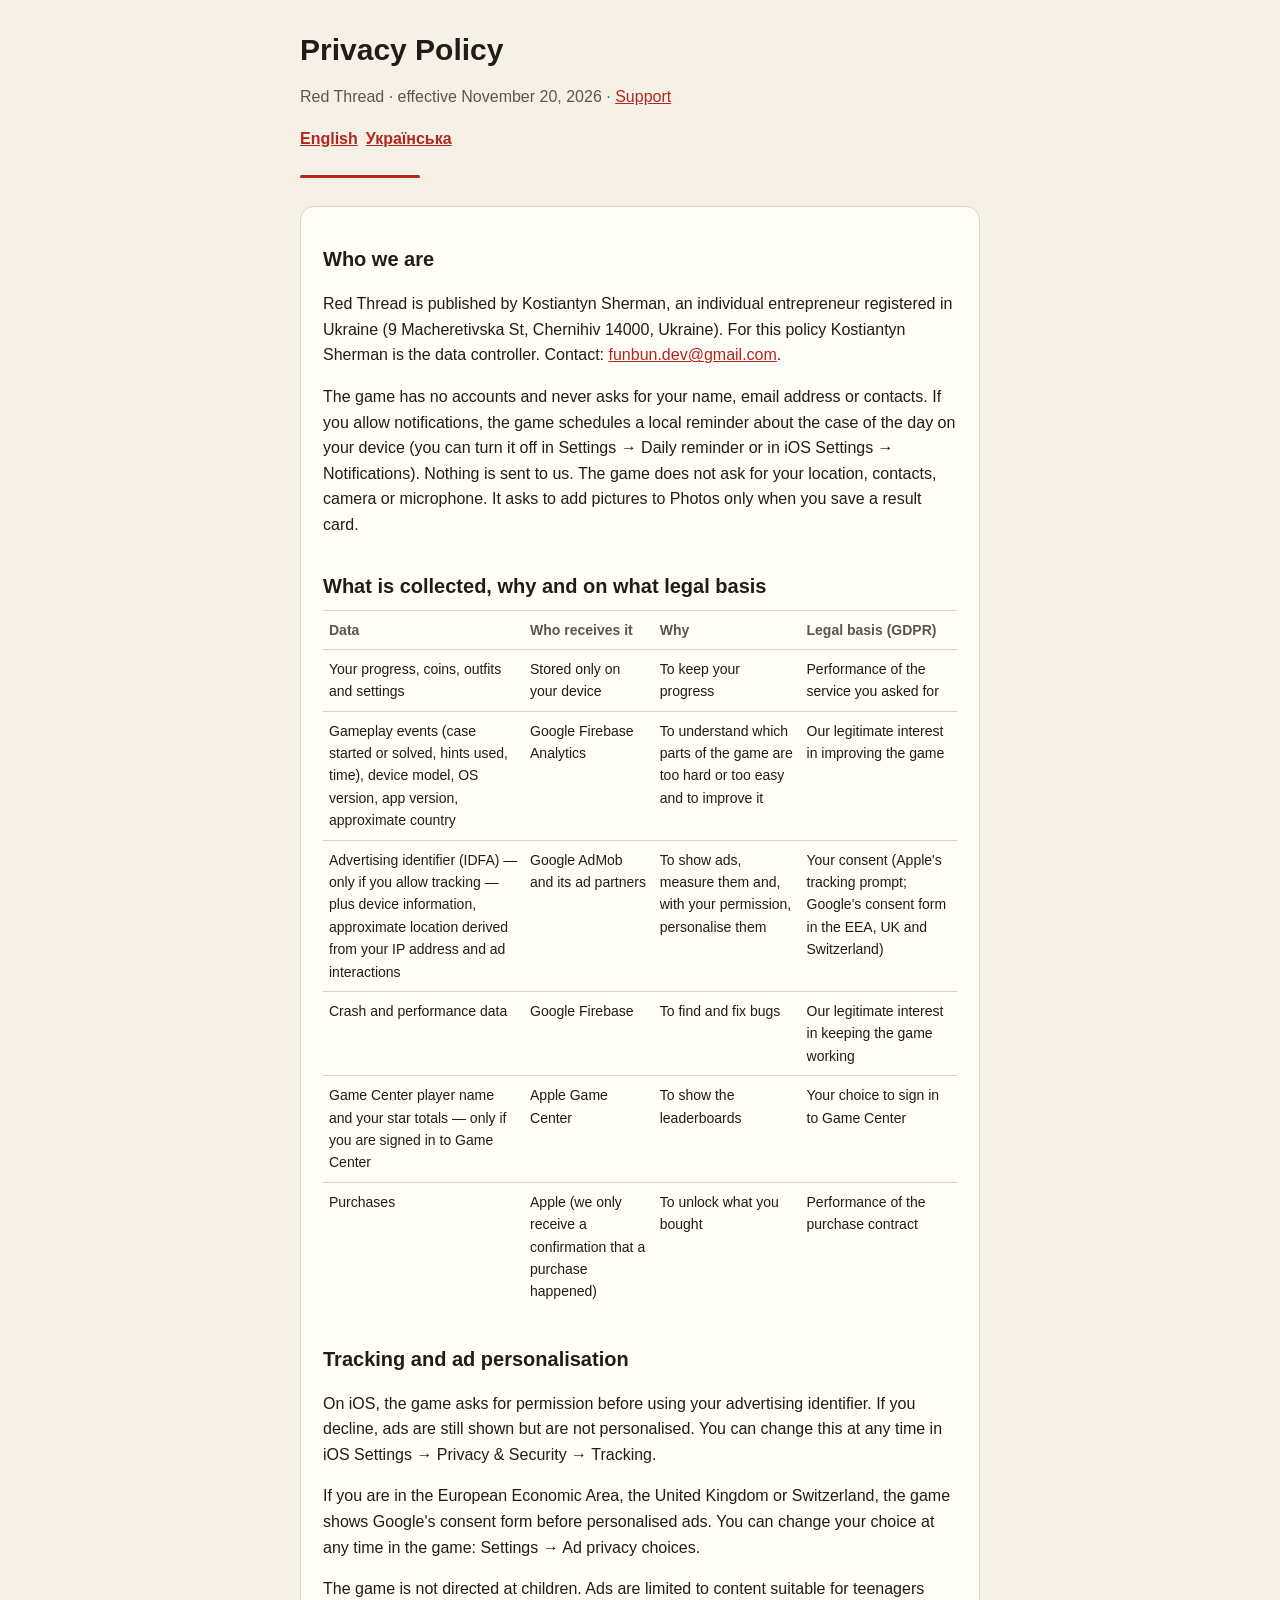
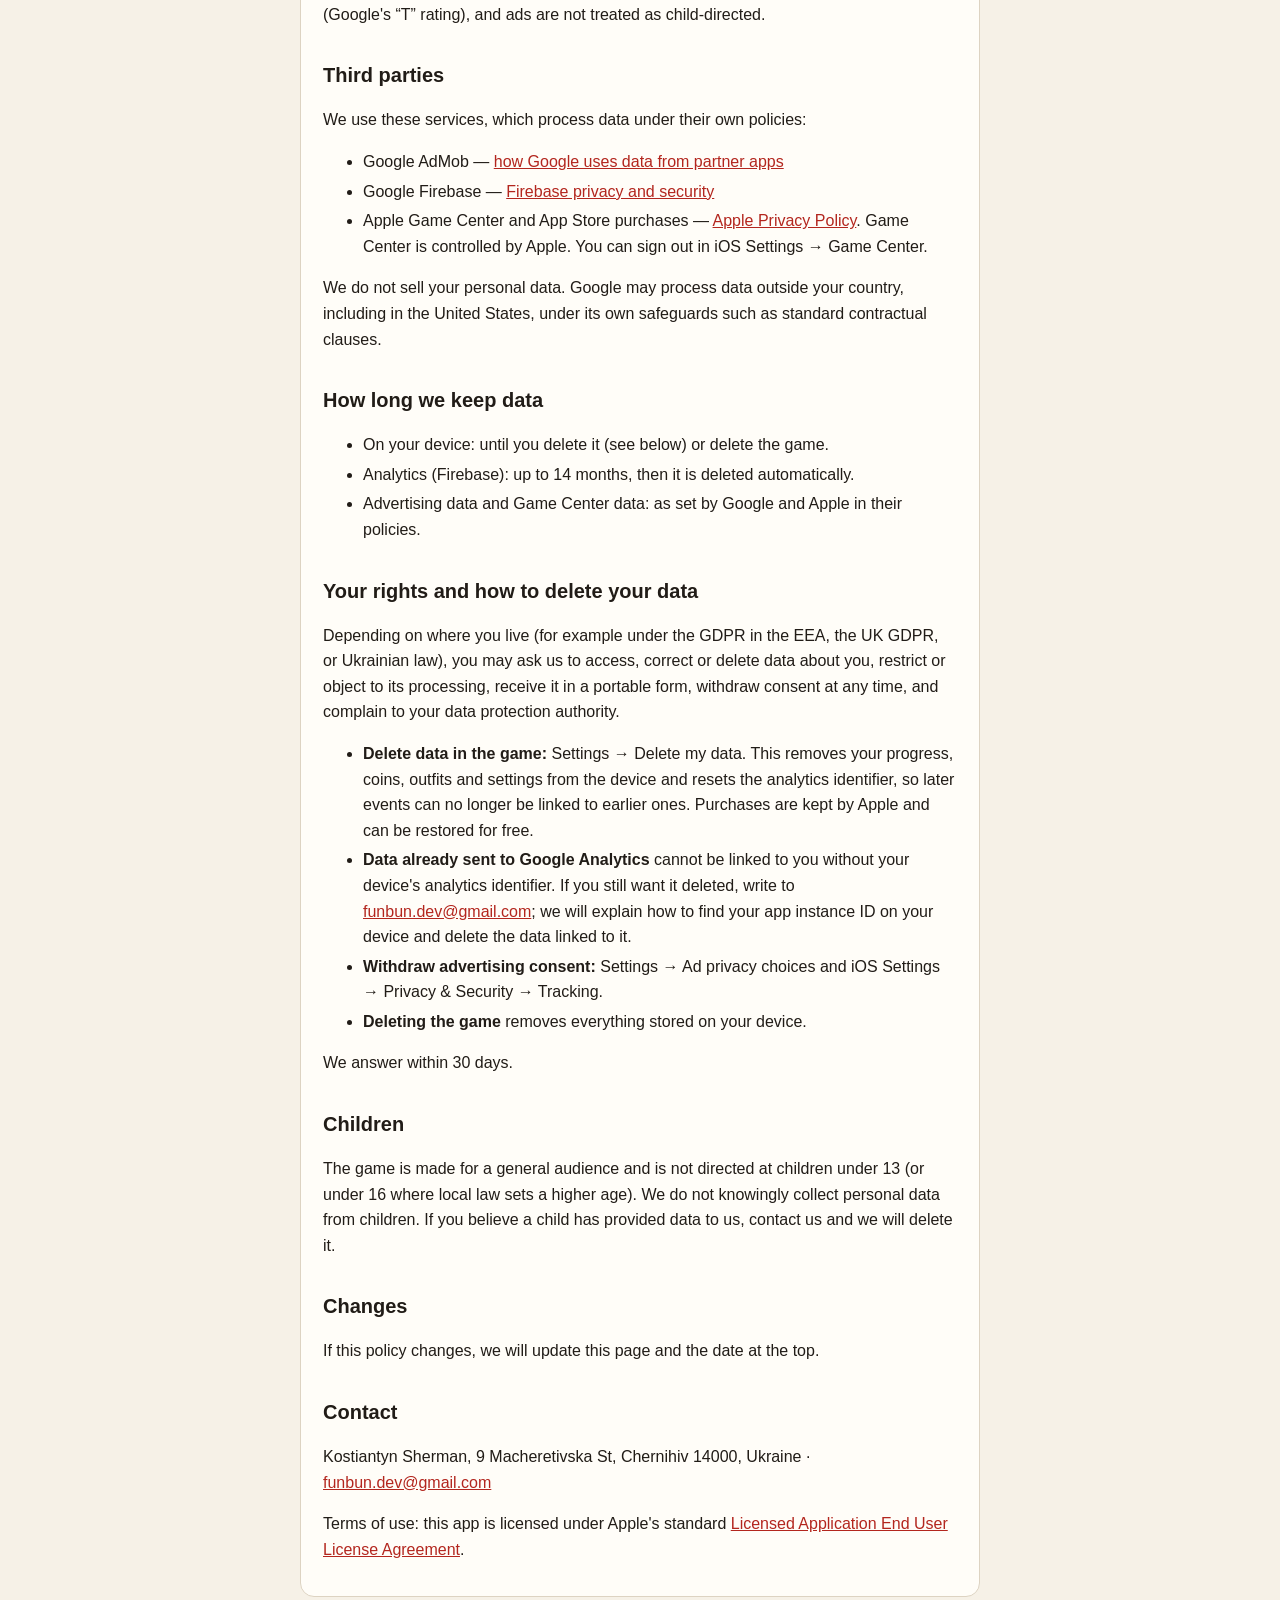
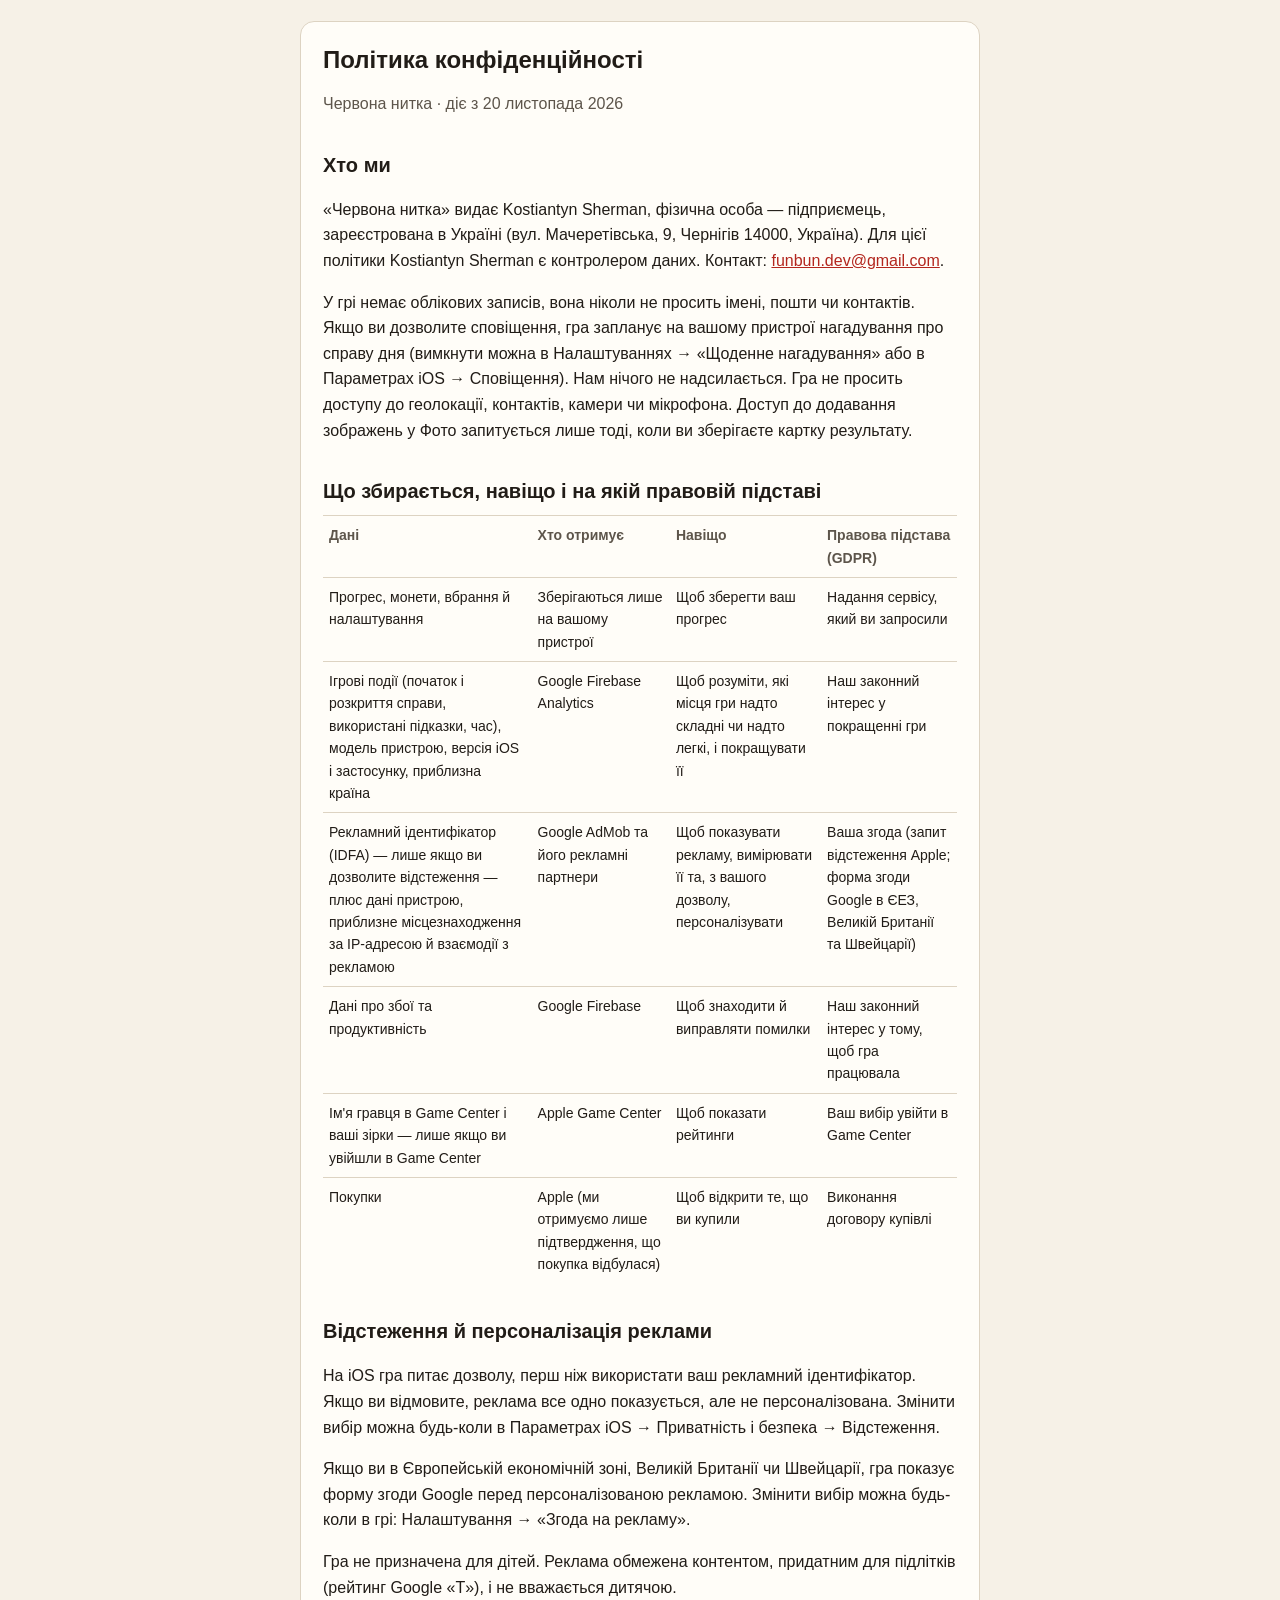
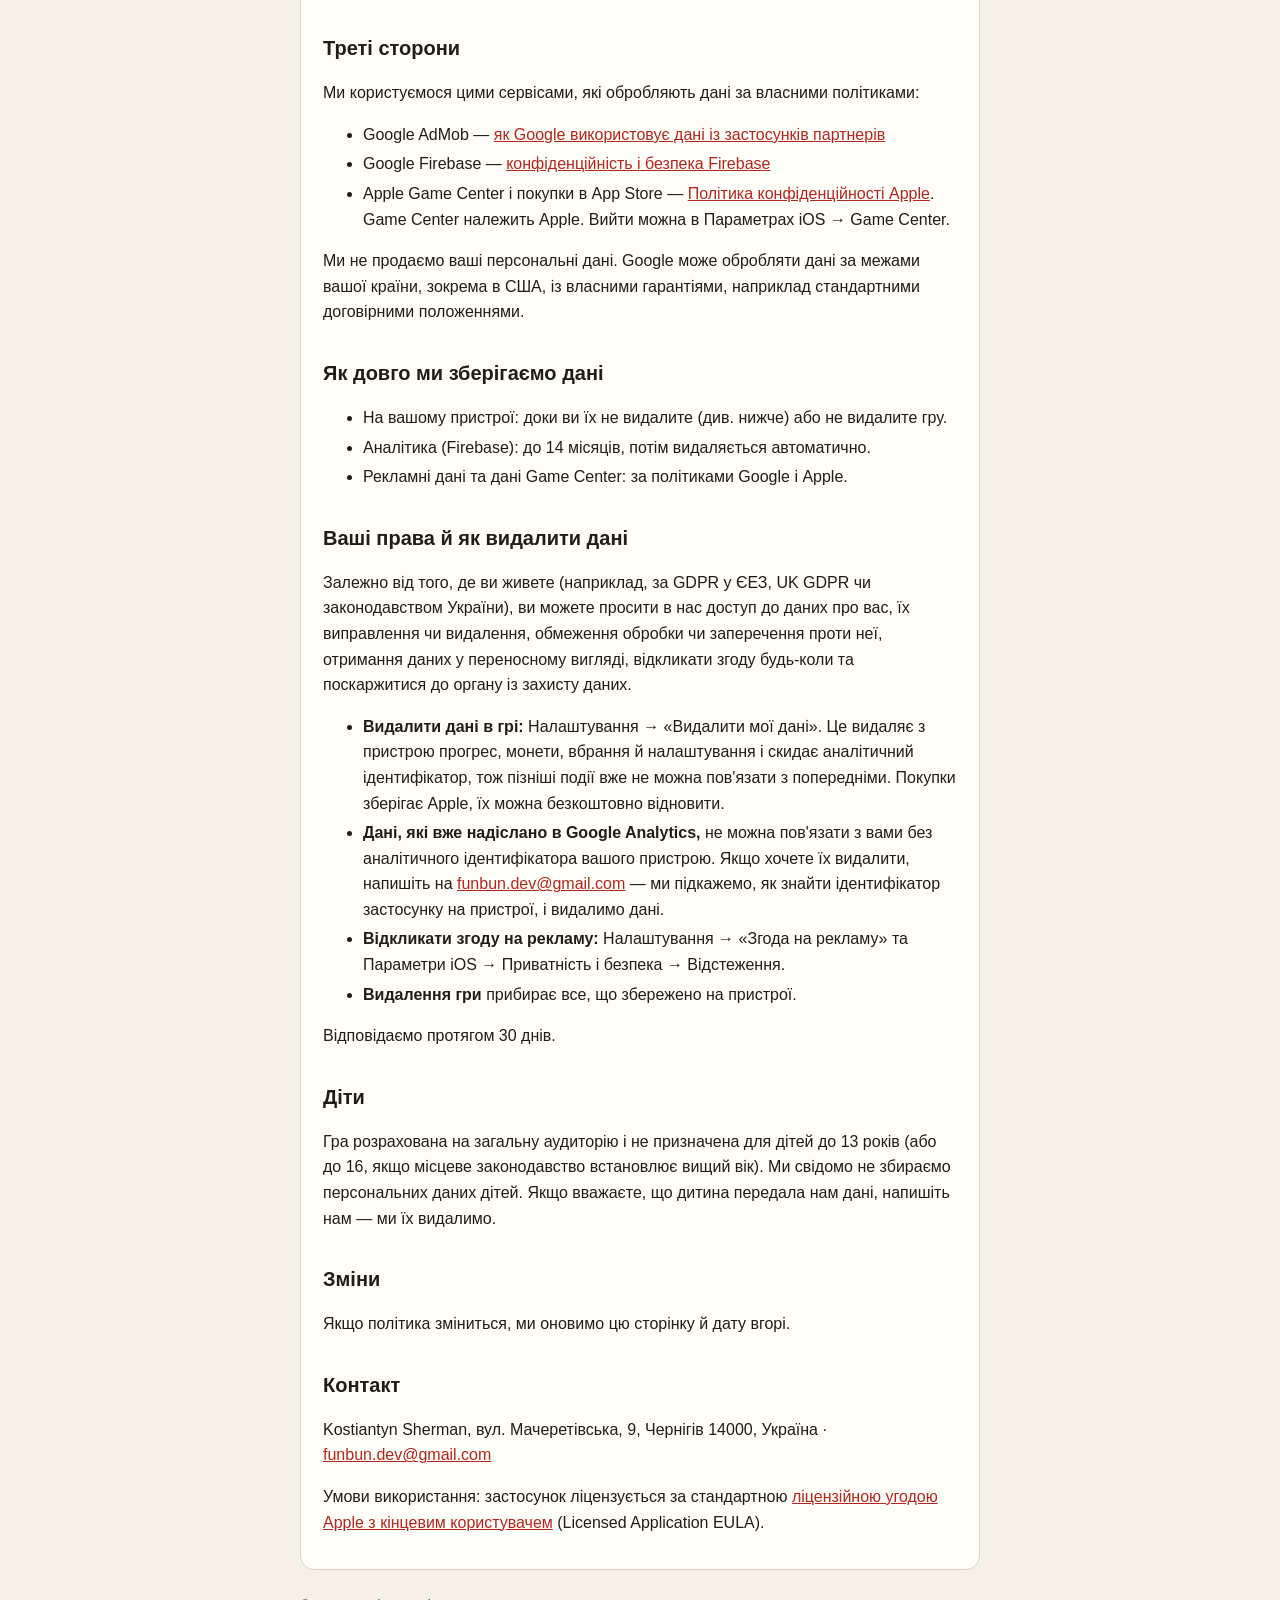
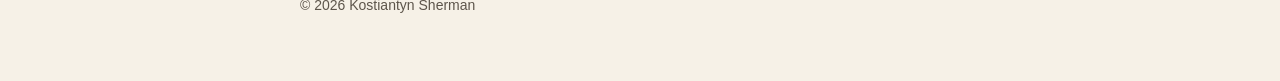
<file: privacy/index.html>
<!doctype html>
<html lang="en">
<head>
<meta charset="utf-8">
<meta name="viewport" content="width=device-width, initial-scale=1">
<title>Red Thread — Privacy Policy / Політика конфіденційності</title>
<link rel="stylesheet" href="../style.css">

</head>
<body>
<main>
<h1>Privacy Policy</h1>
<p class="muted">Red Thread · effective November 20, 2026 · <a href="../support/">Support</a></p>
<p class="lang"><a href="#en">English</a> <a href="#uk">Українська</a></p>
<div class="thread"></div>
<section id="en" lang="en">
<h2>Who we are</h2>
<p>Red Thread is published by Kostiantyn Sherman, an individual entrepreneur registered in Ukraine (9 Macheretivska St, Chernihiv 14000, Ukraine). For this policy Kostiantyn Sherman is the data controller. Contact: <a href="mailto:funbun.dev@gmail.com">funbun.dev@gmail.com</a>.</p>
<p>The game has no accounts and never asks for your name, email address or contacts. If you allow notifications, the game schedules a local reminder about the case of the day on your device (you can turn it off in Settings → Daily reminder or in iOS Settings → Notifications). Nothing is sent to us. The game does not ask for your location, contacts, camera or microphone. It asks to add pictures to Photos only when you save a result card.</p>

<h2>What is collected, why and on what legal basis</h2>
<div class="wrap">
<table>
<tr><th>Data</th><th>Who receives it</th><th>Why</th><th>Legal basis (GDPR)</th></tr>
<tr><td>Your progress, coins, outfits and settings</td><td>Stored only on your device</td><td>To keep your progress</td><td>Performance of the service you asked for</td></tr>
<tr><td>Gameplay events (case started or solved, hints used, time), device model, OS version, app version, approximate country</td><td>Google Firebase Analytics</td><td>To understand which parts of the game are too hard or too easy and to improve it</td><td>Our legitimate interest in improving the game</td></tr>
<tr><td>Advertising identifier (IDFA) — only if you allow tracking — plus device information, approximate location derived from your IP address and ad interactions</td><td>Google AdMob and its ad partners</td><td>To show ads, measure them and, with your permission, personalise them</td><td>Your consent (Apple's tracking prompt; Google's consent form in the EEA, UK and Switzerland)</td></tr>
<tr><td>Crash and performance data</td><td>Google Firebase</td><td>To find and fix bugs</td><td>Our legitimate interest in keeping the game working</td></tr>
<tr><td>Game Center player name and your star totals — only if you are signed in to Game Center</td><td>Apple Game Center</td><td>To show the leaderboards</td><td>Your choice to sign in to Game Center</td></tr>
<tr><td>Purchases</td><td>Apple (we only receive a confirmation that a purchase happened)</td><td>To unlock what you bought</td><td>Performance of the purchase contract</td></tr>
</table>
</div>

<h2>Tracking and ad personalisation</h2>
<p>On iOS, the game asks for permission before using your advertising identifier. If you decline, ads are still shown but are not personalised. You can change this at any time in iOS Settings → Privacy &amp; Security → Tracking.</p>
<p>If you are in the European Economic Area, the United Kingdom or Switzerland, the game shows Google's consent form before personalised ads. You can change your choice at any time in the game: Settings → Ad privacy choices.</p>
<p>The game is not directed at children. Ads are limited to content suitable for teenagers (Google's “T” rating), and ads are not treated as child-directed.</p>

<h2>Third parties</h2>
<p>We use these services, which process data under their own policies:</p>
<ul>
<li>Google AdMob — <a href="https://policies.google.com/technologies/partner-sites">how Google uses data from partner apps</a></li>
<li>Google Firebase — <a href="https://firebase.google.com/support/privacy">Firebase privacy and security</a></li>
<li>Apple Game Center and App Store purchases — <a href="https://www.apple.com/legal/privacy/">Apple Privacy Policy</a>. Game Center is controlled by Apple. You can sign out in iOS Settings → Game Center.</li>
</ul>
<p>We do not sell your personal data. Google may process data outside your country, including in the United States, under its own safeguards such as standard contractual clauses.</p>

<h2>How long we keep data</h2>
<ul>
<li>On your device: until you delete it (see below) or delete the game.</li>
<li>Analytics (Firebase): up to 14 months, then it is deleted automatically.</li>
<li>Advertising data and Game Center data: as set by Google and Apple in their policies.</li>
</ul>

<h2>Your rights and how to delete your data</h2>
<p>Depending on where you live (for example under the GDPR in the EEA, the UK GDPR, or Ukrainian law), you may ask us to access, correct or delete data about you, restrict or object to its processing, receive it in a portable form, withdraw consent at any time, and complain to your data protection authority.</p>
<ul>
<li><b>Delete data in the game:</b> Settings → Delete my data. This removes your progress, coins, outfits and settings from the device and resets the analytics identifier, so later events can no longer be linked to earlier ones. Purchases are kept by Apple and can be restored for free.</li>
<li><b>Data already sent to Google Analytics</b> cannot be linked to you without your device's analytics identifier. If you still want it deleted, write to <a href="mailto:funbun.dev@gmail.com">funbun.dev@gmail.com</a>; we will explain how to find your app instance ID on your device and delete the data linked to it.</li>
<li><b>Withdraw advertising consent:</b> Settings → Ad privacy choices and iOS Settings → Privacy &amp; Security → Tracking.</li>
<li><b>Deleting the game</b> removes everything stored on your device.</li>
</ul>
<p>We answer within 30 days.</p>

<h2>Children</h2>
<p>The game is made for a general audience and is not directed at children under 13 (or under 16 where local law sets a higher age). We do not knowingly collect personal data from children. If you believe a child has provided data to us, contact us and we will delete it.</p>

<h2>Changes</h2>
<p>If this policy changes, we will update this page and the date at the top.</p>

<h2>Contact</h2>
<p>Kostiantyn Sherman, 9 Macheretivska St, Chernihiv 14000, Ukraine · <a href="mailto:funbun.dev@gmail.com">funbun.dev@gmail.com</a></p>
<p>Terms of use: this app is licensed under Apple's standard <a href="https://www.apple.com/legal/internet-services/itunes/dev/stdeula/">Licensed Application End User License Agreement</a>.</p>
</section>
<section id="uk" lang="uk"><h1>Політика конфіденційності</h1>
<p class="muted">Червона нитка · діє з 20 листопада 2026</p>
<h2>Хто ми</h2>
<p>«Червона нитка» видає Kostiantyn Sherman, фізична особа — підприємець, зареєстрована в Україні (вул. Мачеретівська, 9, Чернігів 14000, Україна). Для цієї політики Kostiantyn Sherman є контролером даних. Контакт: <a href="mailto:funbun.dev@gmail.com">funbun.dev@gmail.com</a>.</p>
<p>У грі немає облікових записів, вона ніколи не просить імені, пошти чи контактів. Якщо ви дозволите сповіщення, гра запланує на вашому пристрої нагадування про справу дня (вимкнути можна в Налаштуваннях → «Щоденне нагадування» або в Параметрах iOS → Сповіщення). Нам нічого не надсилається. Гра не просить доступу до геолокації, контактів, камери чи мікрофона. Доступ до додавання зображень у Фото запитується лише тоді, коли ви зберігаєте картку результату.</p>

<h2>Що збирається, навіщо і на якій правовій підставі</h2>
<div class="wrap">
<table>
<tr><th>Дані</th><th>Хто отримує</th><th>Навіщо</th><th>Правова підстава (GDPR)</th></tr>
<tr><td>Прогрес, монети, вбрання й налаштування</td><td>Зберігаються лише на вашому пристрої</td><td>Щоб зберегти ваш прогрес</td><td>Надання сервісу, який ви запросили</td></tr>
<tr><td>Ігрові події (початок і розкриття справи, використані підказки, час), модель пристрою, версія iOS і застосунку, приблизна країна</td><td>Google Firebase Analytics</td><td>Щоб розуміти, які місця гри надто складні чи надто легкі, і покращувати її</td><td>Наш законний інтерес у покращенні гри</td></tr>
<tr><td>Рекламний ідентифікатор (IDFA) — лише якщо ви дозволите відстеження — плюс дані пристрою, приблизне місцезнаходження за IP-адресою й взаємодії з рекламою</td><td>Google AdMob та його рекламні партнери</td><td>Щоб показувати рекламу, вимірювати її та, з вашого дозволу, персоналізувати</td><td>Ваша згода (запит відстеження Apple; форма згоди Google в ЄЕЗ, Великій Британії та Швейцарії)</td></tr>
<tr><td>Дані про збої та продуктивність</td><td>Google Firebase</td><td>Щоб знаходити й виправляти помилки</td><td>Наш законний інтерес у тому, щоб гра працювала</td></tr>
<tr><td>Ім'я гравця в Game Center і ваші зірки — лише якщо ви увійшли в Game Center</td><td>Apple Game Center</td><td>Щоб показати рейтинги</td><td>Ваш вибір увійти в Game Center</td></tr>
<tr><td>Покупки</td><td>Apple (ми отримуємо лише підтвердження, що покупка відбулася)</td><td>Щоб відкрити те, що ви купили</td><td>Виконання договору купівлі</td></tr>
</table>
</div>

<h2>Відстеження й персоналізація реклами</h2>
<p>На iOS гра питає дозволу, перш ніж використати ваш рекламний ідентифікатор. Якщо ви відмовите, реклама все одно показується, але не персоналізована. Змінити вибір можна будь-коли в Параметрах iOS → Приватність і безпека → Відстеження.</p>
<p>Якщо ви в Європейській економічній зоні, Великій Британії чи Швейцарії, гра показує форму згоди Google перед персоналізованою рекламою. Змінити вибір можна будь-коли в грі: Налаштування → «Згода на рекламу».</p>
<p>Гра не призначена для дітей. Реклама обмежена контентом, придатним для підлітків (рейтинг Google «T»), і не вважається дитячою.</p>

<h2>Треті сторони</h2>
<p>Ми користуємося цими сервісами, які обробляють дані за власними політиками:</p>
<ul>
<li>Google AdMob — <a href="https://policies.google.com/technologies/partner-sites">як Google використовує дані із застосунків партнерів</a></li>
<li>Google Firebase — <a href="https://firebase.google.com/support/privacy">конфіденційність і безпека Firebase</a></li>
<li>Apple Game Center і покупки в App Store — <a href="https://www.apple.com/legal/privacy/">Політика конфіденційності Apple</a>. Game Center належить Apple. Вийти можна в Параметрах iOS → Game Center.</li>
</ul>
<p>Ми не продаємо ваші персональні дані. Google може обробляти дані за межами вашої країни, зокрема в США, із власними гарантіями, наприклад стандартними договірними положеннями.</p>

<h2>Як довго ми зберігаємо дані</h2>
<ul>
<li>На вашому пристрої: доки ви їх не видалите (див. нижче) або не видалите гру.</li>
<li>Аналітика (Firebase): до 14 місяців, потім видаляється автоматично.</li>
<li>Рекламні дані та дані Game Center: за політиками Google і Apple.</li>
</ul>

<h2>Ваші права й як видалити дані</h2>
<p>Залежно від того, де ви живете (наприклад, за GDPR у ЄЕЗ, UK GDPR чи законодавством України), ви можете просити в нас доступ до даних про вас, їх виправлення чи видалення, обмеження обробки чи заперечення проти неї, отримання даних у переносному вигляді, відкликати згоду будь-коли та поскаржитися до органу із захисту даних.</p>
<ul>
<li><b>Видалити дані в грі:</b> Налаштування → «Видалити мої дані». Це видаляє з пристрою прогрес, монети, вбрання й налаштування і скидає аналітичний ідентифікатор, тож пізніші події вже не можна пов'язати з попередніми. Покупки зберігає Apple, їх можна безкоштовно відновити.</li>
<li><b>Дані, які вже надіслано в Google Analytics,</b> не можна пов'язати з вами без аналітичного ідентифікатора вашого пристрою. Якщо хочете їх видалити, напишіть на <a href="mailto:funbun.dev@gmail.com">funbun.dev@gmail.com</a> — ми підкажемо, як знайти ідентифікатор застосунку на пристрої, і видалимо дані.</li>
<li><b>Відкликати згоду на рекламу:</b> Налаштування → «Згода на рекламу» та Параметри iOS → Приватність і безпека → Відстеження.</li>
<li><b>Видалення гри</b> прибирає все, що збережено на пристрої.</li>
</ul>
<p>Відповідаємо протягом 30 днів.</p>

<h2>Діти</h2>
<p>Гра розрахована на загальну аудиторію і не призначена для дітей до 13 років (або до 16, якщо місцеве законодавство встановлює вищий вік). Ми свідомо не збираємо персональних даних дітей. Якщо вважаєте, що дитина передала нам дані, напишіть нам — ми їх видалимо.</p>

<h2>Зміни</h2>
<p>Якщо політика зміниться, ми оновимо цю сторінку й дату вгорі.</p>

<h2>Контакт</h2>
<p>Kostiantyn Sherman, вул. Мачеретівська, 9, Чернігів 14000, Україна · <a href="mailto:funbun.dev@gmail.com">funbun.dev@gmail.com</a></p>
<p>Умови використання: застосунок ліцензується за стандартною <a href="https://www.apple.com/legal/internet-services/itunes/dev/stdeula/">ліцензійною угодою Apple з кінцевим користувачем</a> (Licensed Application EULA).</p>
</section>
<footer class="muted">© 2026 Kostiantyn Sherman</footer>
</main>
</body>
</html>
</file>
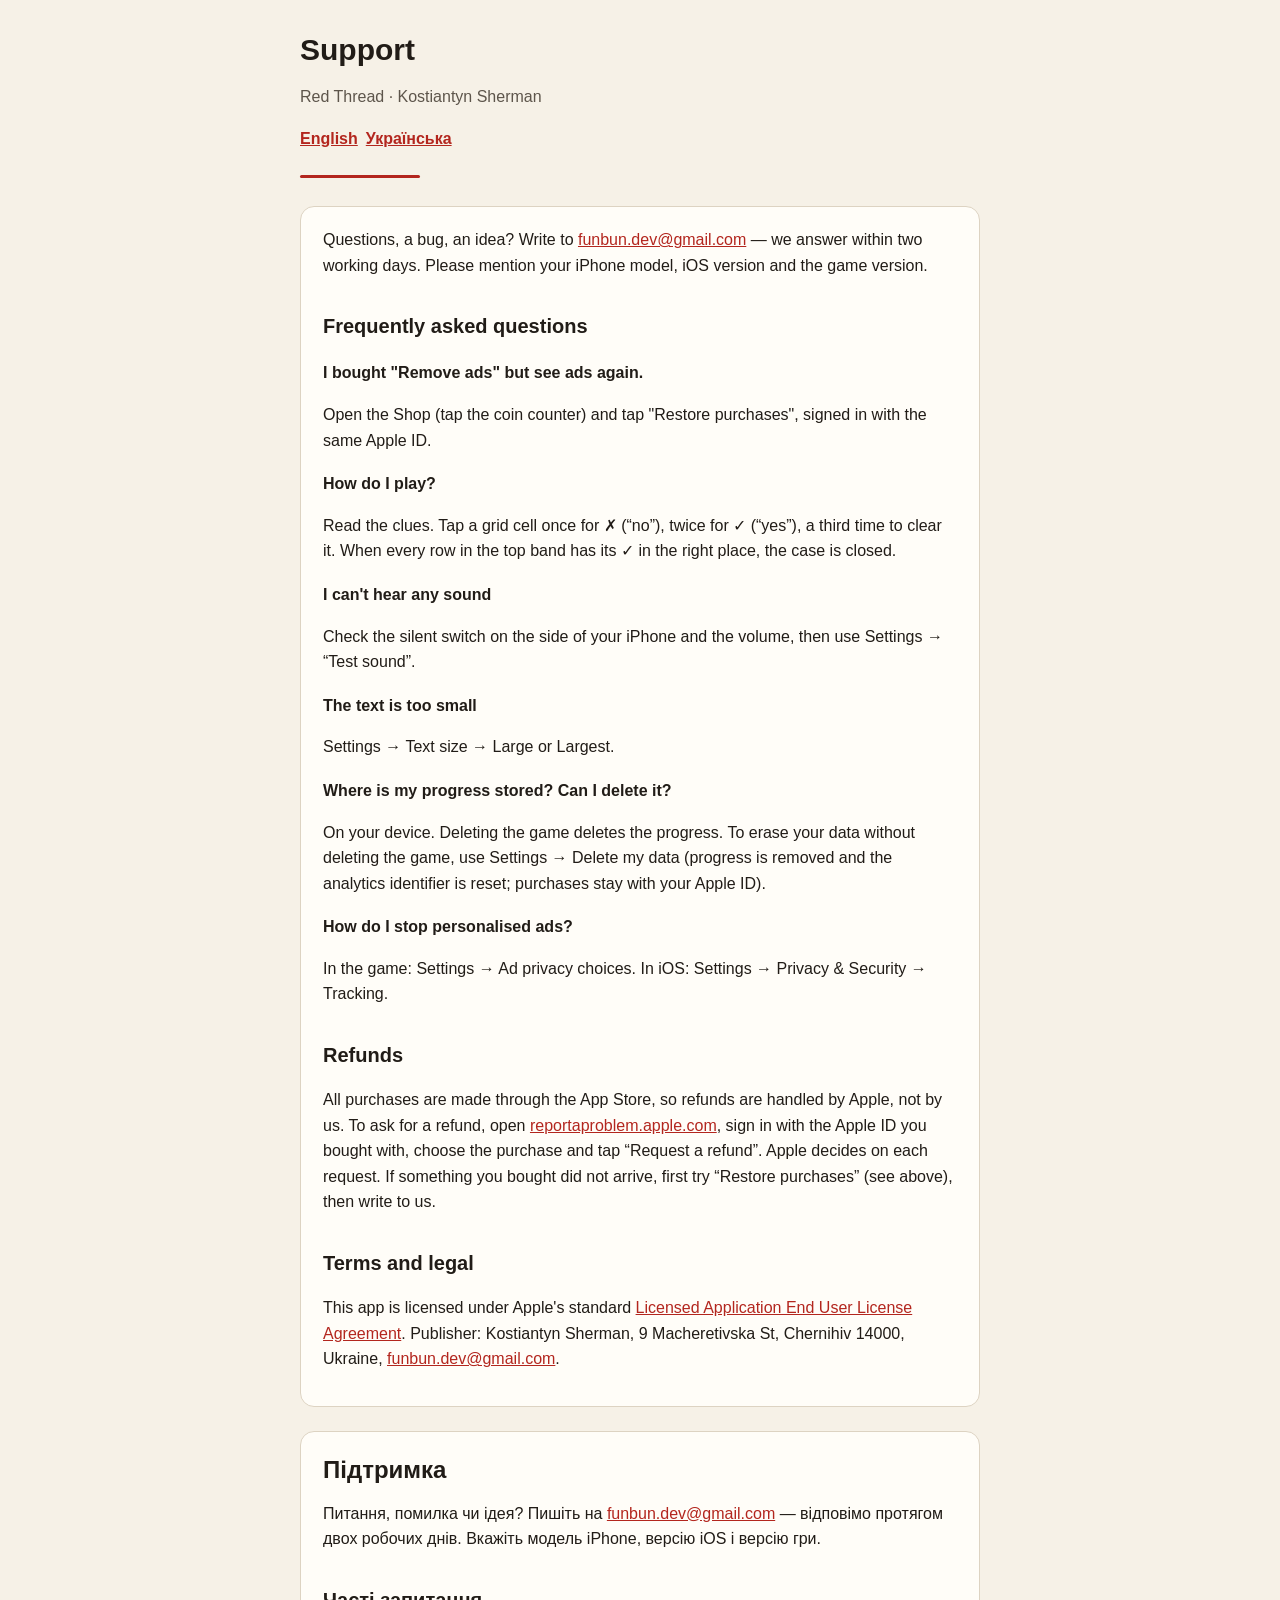
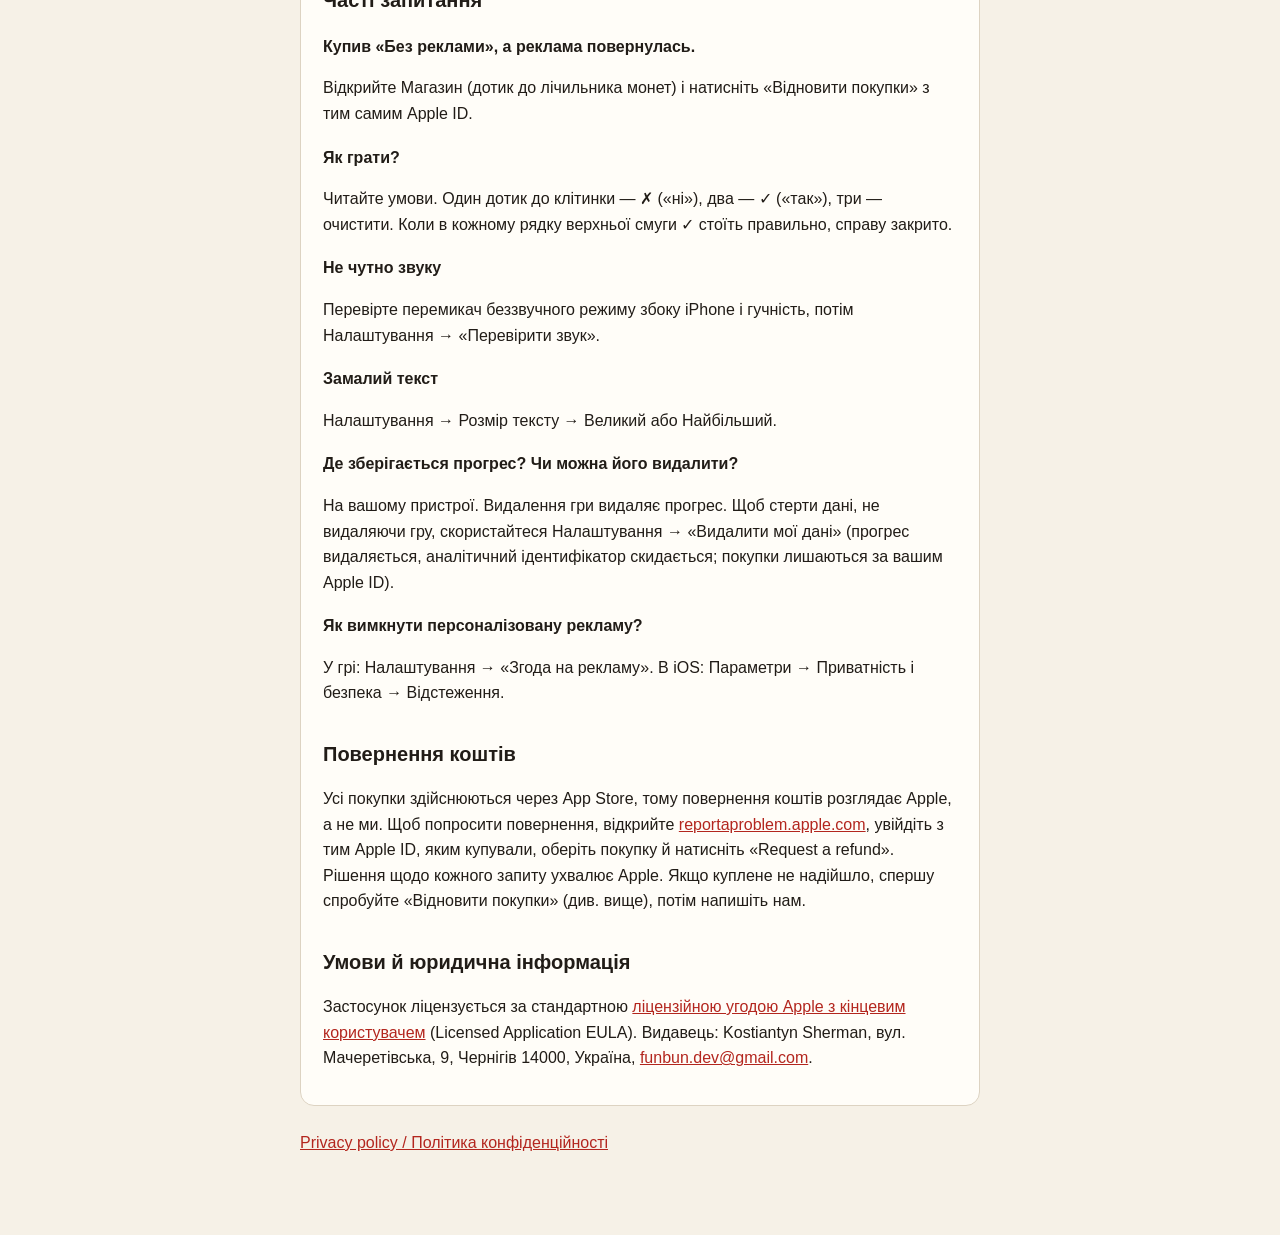
<file: support/index.html>
<!doctype html>
<html lang="en">
<head>
<meta charset="utf-8">
<meta name="viewport" content="width=device-width, initial-scale=1">
<title>Red Thread — Support / Підтримка</title>
<link rel="stylesheet" href="../style.css">

</head>
<body>
<main>
<h1>Support</h1>
<p class="muted">Red Thread · Kostiantyn Sherman</p>
<p class="lang"><a href="#en">English</a> <a href="#uk">Українська</a></p>
<div class="thread"></div>
<section id="en" lang="en">
<p>Questions, a bug, an idea? Write to <a href="mailto:funbun.dev@gmail.com?subject=Red%20Thread">funbun.dev@gmail.com</a> — we answer within two working days. Please mention your iPhone model, iOS version and the game version.</p>
<h2>Frequently asked questions</h2>
<h3>I bought "Remove ads" but see ads again.</h3>
<p>Open the Shop (tap the coin counter) and tap "Restore purchases", signed in with the same Apple ID.</p>
<h3>How do I play?</h3>
<p>Read the clues. Tap a grid cell once for ✗ (“no”), twice for ✓ (“yes”), a third time to clear it. When every row in the top band has its ✓ in the right place, the case is closed.</p>
<h3>I can't hear any sound</h3>
<p>Check the silent switch on the side of your iPhone and the volume, then use Settings → “Test sound”.</p>
<h3>The text is too small</h3>
<p>Settings → Text size → Large or Largest.</p>
<h3>Where is my progress stored? Can I delete it?</h3>
<p>On your device. Deleting the game deletes the progress. To erase your data without deleting the game, use Settings → Delete my data (progress is removed and the analytics identifier is reset; purchases stay with your Apple ID).</p>
<h3>How do I stop personalised ads?</h3>
<p>In the game: Settings → Ad privacy choices. In iOS: Settings → Privacy &amp; Security → Tracking.</p>
<h2>Refunds</h2>
<p>All purchases are made through the App Store, so refunds are handled by Apple, not by us. To ask for a refund, open <a href="https://reportaproblem.apple.com">reportaproblem.apple.com</a>, sign in with the Apple ID you bought with, choose the purchase and tap “Request a refund”. Apple decides on each request. If something you bought did not arrive, first try “Restore purchases” (see above), then write to us.</p>
<h2>Terms and legal</h2>
<p>This app is licensed under Apple's standard <a href="https://www.apple.com/legal/internet-services/itunes/dev/stdeula/">Licensed Application End User License Agreement</a>. Publisher: Kostiantyn Sherman, 9 Macheretivska St, Chernihiv 14000, Ukraine, <a href="mailto:funbun.dev@gmail.com">funbun.dev@gmail.com</a>.</p>
</section>
<section id="uk" lang="uk"><h1>Підтримка</h1>
<p>Питання, помилка чи ідея? Пишіть на <a href="mailto:funbun.dev@gmail.com?subject=Red%20Thread">funbun.dev@gmail.com</a> — відповімо протягом двох робочих днів. Вкажіть модель iPhone, версію iOS і версію гри.</p>
<h2>Часті запитання</h2>
<h3>Купив «Без реклами», а реклама повернулась.</h3>
<p>Відкрийте Магазин (дотик до лічильника монет) і натисніть «Відновити покупки» з тим самим Apple ID.</p>
<h3>Як грати?</h3>
<p>Читайте умови. Один дотик до клітинки — ✗ («ні»), два — ✓ («так»), три — очистити. Коли в кожному рядку верхньої смуги ✓ стоїть правильно, справу закрито.</p>
<h3>Не чутно звуку</h3>
<p>Перевірте перемикач беззвучного режиму збоку iPhone і гучність, потім Налаштування → «Перевірити звук».</p>
<h3>Замалий текст</h3>
<p>Налаштування → Розмір тексту → Великий або Найбільший.</p>
<h3>Де зберігається прогрес? Чи можна його видалити?</h3>
<p>На вашому пристрої. Видалення гри видаляє прогрес. Щоб стерти дані, не видаляючи гру, скористайтеся Налаштування → «Видалити мої дані» (прогрес видаляється, аналітичний ідентифікатор скидається; покупки лишаються за вашим Apple ID).</p>
<h3>Як вимкнути персоналізовану рекламу?</h3>
<p>У грі: Налаштування → «Згода на рекламу». В iOS: Параметри → Приватність і безпека → Відстеження.</p>
<h2>Повернення коштів</h2>
<p>Усі покупки здійснюються через App Store, тому повернення коштів розглядає Apple, а не ми. Щоб попросити повернення, відкрийте <a href="https://reportaproblem.apple.com">reportaproblem.apple.com</a>, увійдіть з тим Apple ID, яким купували, оберіть покупку й натисніть «Request a refund». Рішення щодо кожного запиту ухвалює Apple. Якщо куплене не надійшло, спершу спробуйте «Відновити покупки» (див. вище), потім напишіть нам.</p>
<h2>Умови й юридична інформація</h2>
<p>Застосунок ліцензується за стандартною <a href="https://www.apple.com/legal/internet-services/itunes/dev/stdeula/">ліцензійною угодою Apple з кінцевим користувачем</a> (Licensed Application EULA). Видавець: Kostiantyn Sherman, вул. Мачеретівська, 9, Чернігів 14000, Україна, <a href="mailto:funbun.dev@gmail.com">funbun.dev@gmail.com</a>.</p>
</section>
<p class="muted"><a href="../privacy/">Privacy policy / Політика конфіденційності</a></p>
</main>
</body>
</html>
</file>
<file: style.css>
:root{--bg:#F6F1E7;--ink:#211C17;--muted:#5D554B;--red:#B3261E;--line:#DDD3C2;--card:#FFFDF8}
@media (prefers-color-scheme:dark){:root{--bg:#14161C;--ink:#EDE6D6;--muted:#A69D8C;--red:#FF6B5E;--line:#2C3038;--card:#1B1E26;color-scheme:dark}}
*{box-sizing:border-box}
body{margin:0;background:var(--bg);color:var(--ink);font:16px/1.6 -apple-system,BlinkMacSystemFont,"Segoe UI",Roboto,sans-serif}
main{max-width:720px;margin:0 auto;padding:32px 20px 64px}
h1{font-size:30px;line-height:1.2;margin:0 0 4px;text-wrap:balance}
h2{font-size:20px;margin:32px 0 8px}
.sub{color:var(--muted);margin:0 0 24px}
.lang{display:flex;gap:8px;margin:0 0 24px}
.lang a{color:var(--red);font-weight:600}
.thread{height:3px;background:var(--red);border-radius:2px;width:120px;margin:16px 0 28px}
section{background:var(--card);border:1px solid var(--line);border-radius:14px;padding:4px 22px 18px;margin:0 0 24px}
a{color:var(--red)}
li{margin:4px 0}
footer{color:var(--muted);font-size:14px}
h3{font-size:16px;margin:18px 0 4px}
.muted{color:var(--muted)}
.wrap{overflow-x:auto}
table{width:100%;border-collapse:collapse;font-size:14px}
th,td{text-align:left;vertical-align:top;padding:8px 6px;border-top:1px solid var(--line)}
th{color:var(--muted);font-weight:600}
section h1{font-size:24px;margin:20px 0 4px}
</file>
